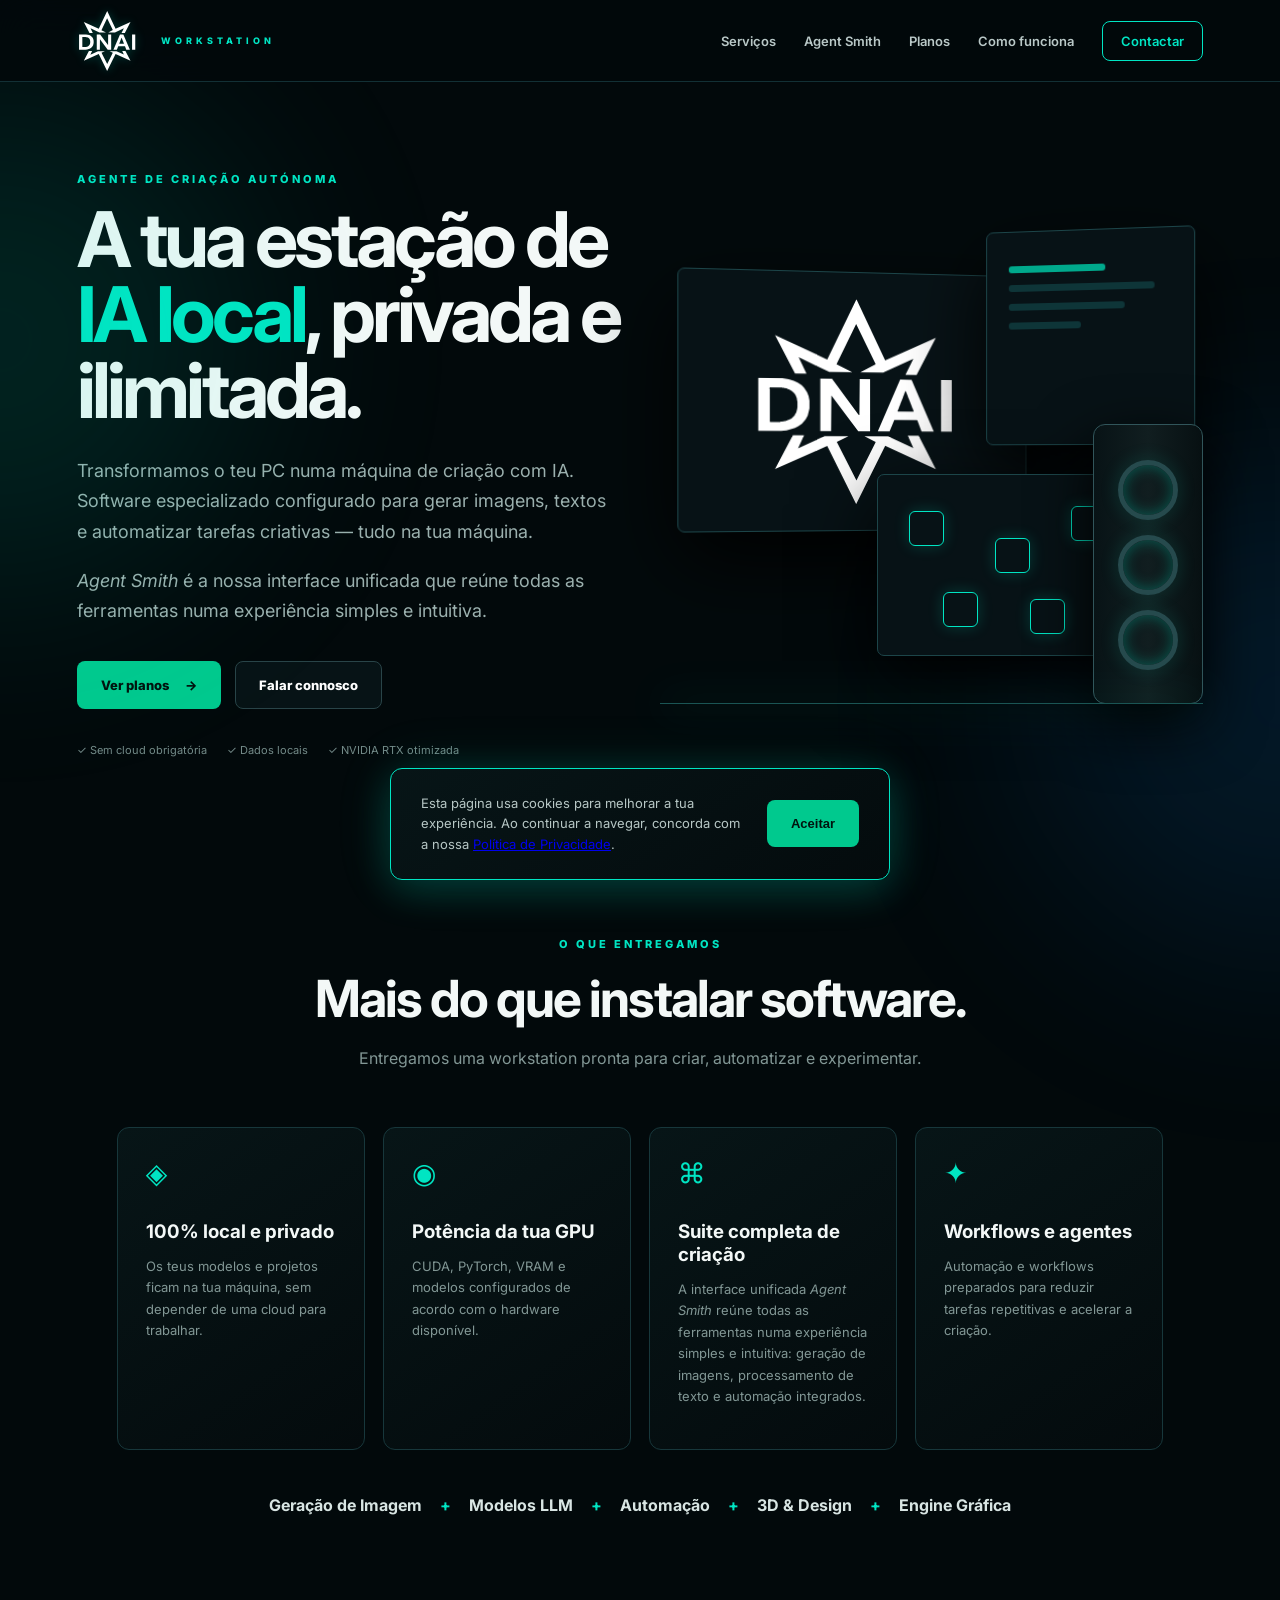
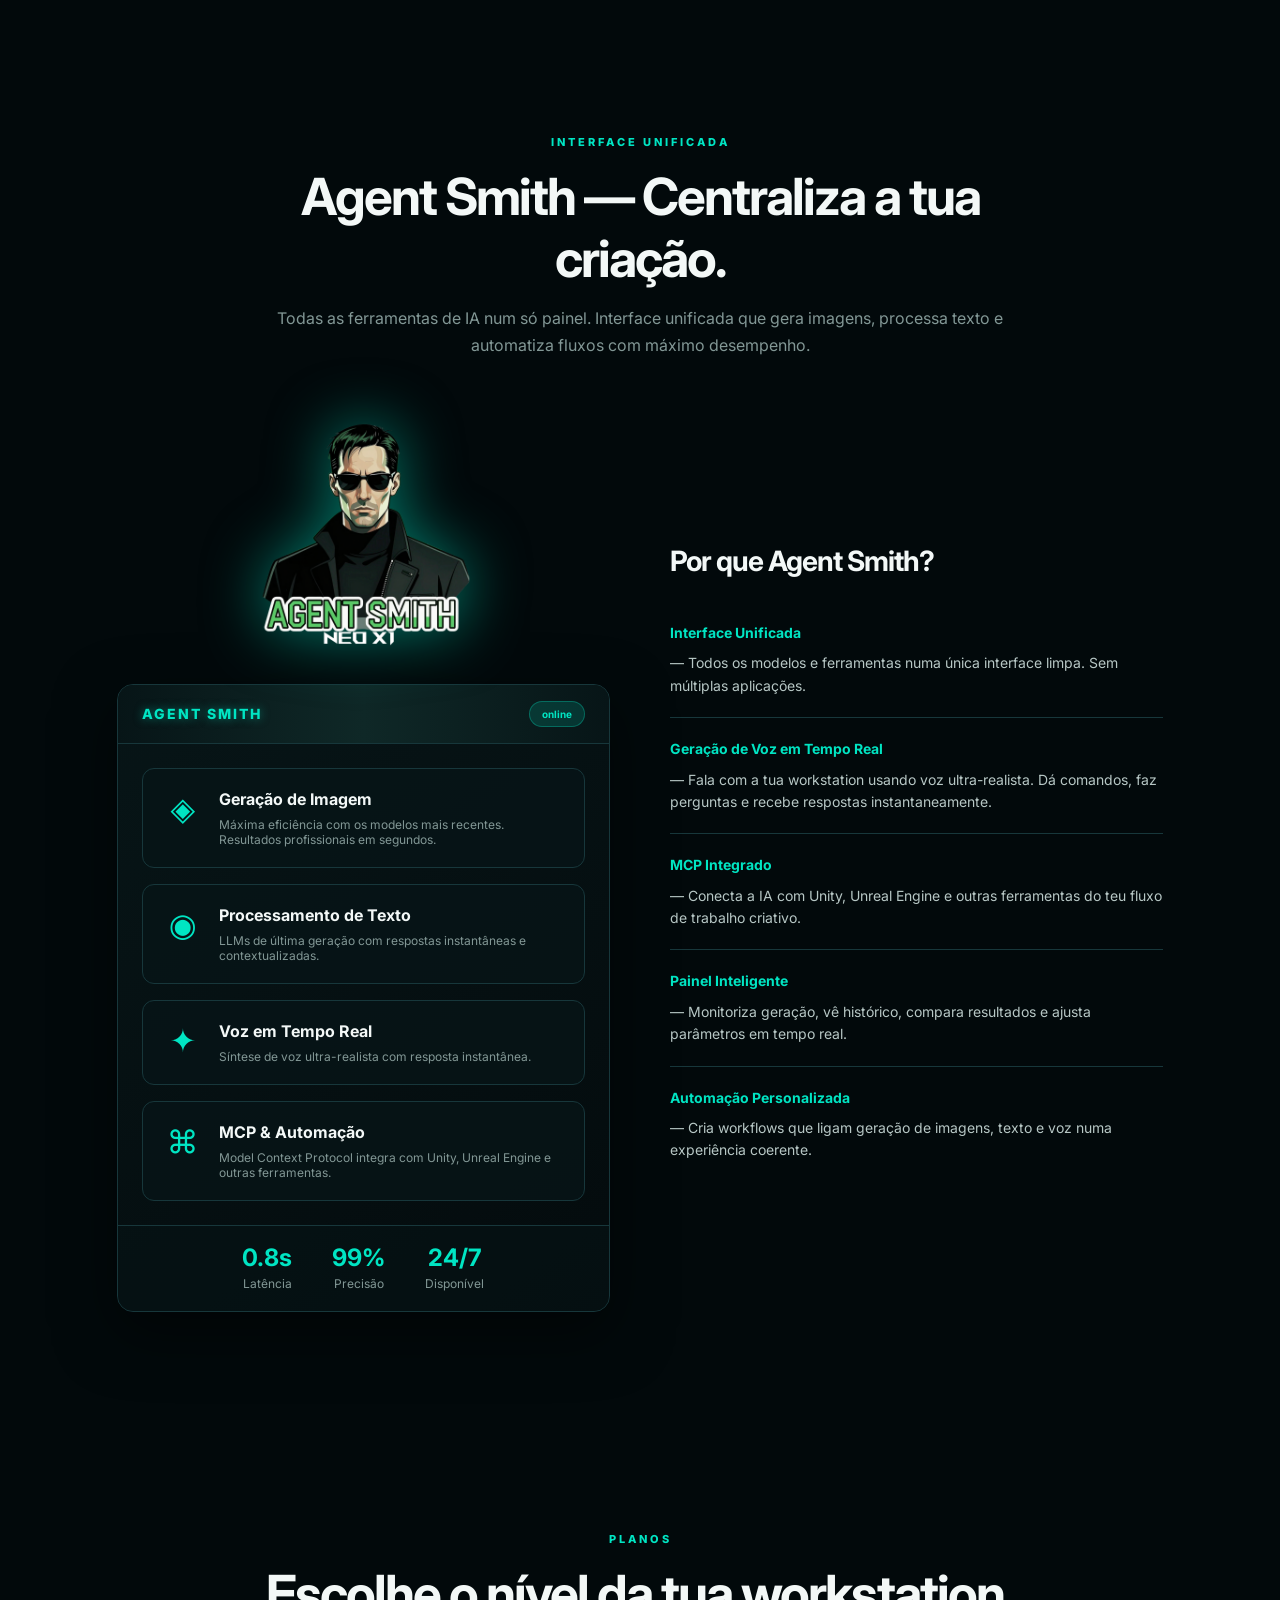
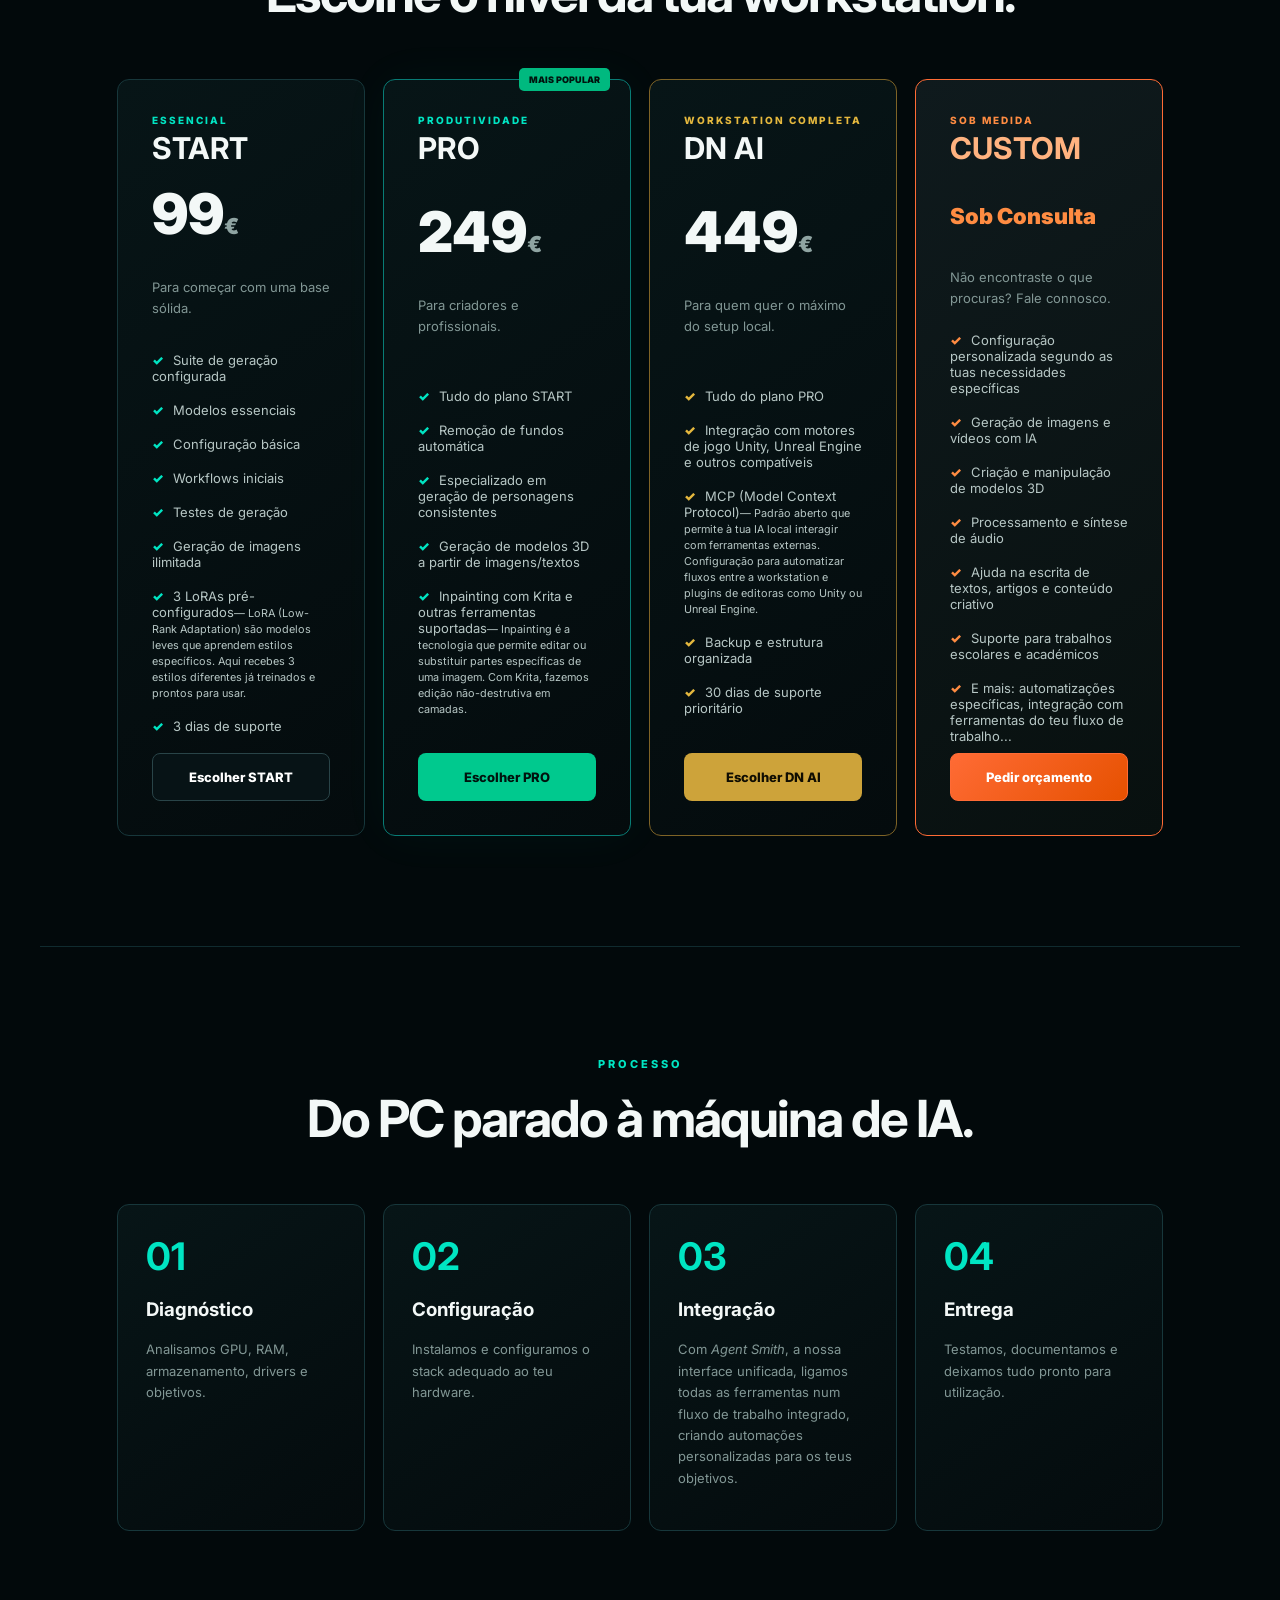
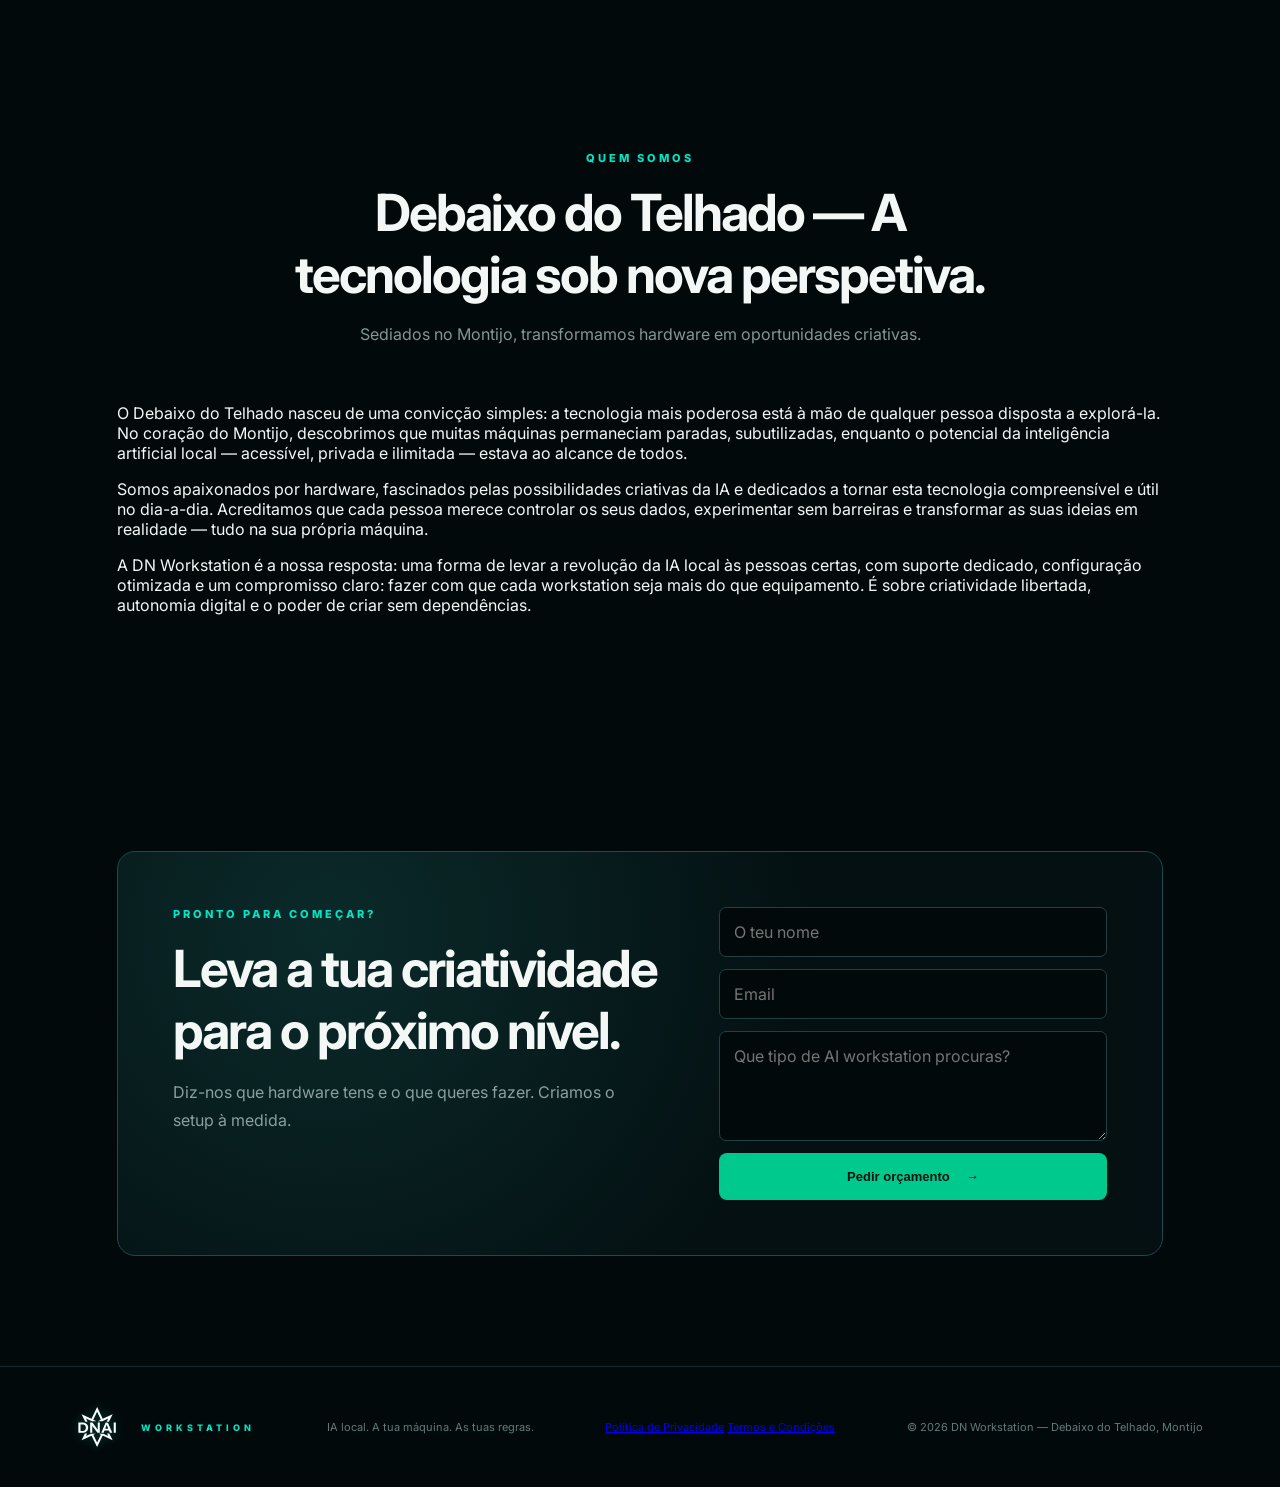
<file: index.html>
<!doctype html>
<html lang="pt-PT">

<head>
    <meta charset="utf-8">
    <meta name="viewport" content="width=device-width,initial-scale=1">
    <title>DN AI Workstation — IA Local, Privada e Ilimitada</title>
<meta name="description"
        content="Configuração profissional de estações de IA local. Ferramentas otimizadas para criação, automação e trabalho com inteligência artificial.">

    <!-- Open Graph / Social Media Preview -->
    <meta property="og:type" content="website">
    <meta property="og:url" content="https://darkharevideogames.github.io/DNAI-Landingpage/">
    <meta property="og:title" content="DN AI Workstation — IA Local, Privada e Ilimitada">
    <meta property="og:description"
        content="Configuração profissional de estações de IA local. Software especializado para gerar imagens, textos e automatizar tarefas criativas — tudo na tua máquina.">
    <meta property="og:image" content="https://darkharevideogames.github.io/DNAI-Landingpage/preview.png">
    <meta property="og:image:width" content="1200">
    <meta property="og:image:height" content="630">
    <meta property="og:site_name" content="DN AI Workstation">

    <!-- Twitter Card -->
    <meta name="twitter:card" content="summary_large_image">
    <meta name="twitter:url" content="https://darkharevideogames.github.io/DNAI-Landingpage/">
    <meta name="twitter:title" content="DN AI Workstation — IA Local, Privada e Ilimitada">
    <meta name="twitter:description"
        content="Configuração profissional de estações de IA local. Software especializado para gerar imagens, textos e automatizar tarefas criativas — tudo na tua máquina.">
    <meta name="twitter:image" content="https://darkharevideogames.github.io/DNAI-Landingpage/preview.png">
    <link rel="preconnect" href="https://fonts.googleapis.com">
    <link rel="preconnect" href="https://fonts.gstatic.com" crossorigin>
    <link href="https://fonts.googleapis.com/css2?family=Inter:wght@400;500;600;700;800;900&display=swap"
        rel="stylesheet">
    <link rel="stylesheet" href="style.css">
</head>

<body>
    <div class="glow glow-a"></div>
    <div class="glow glow-b"></div>
<header class="nav"><a class="brand" href="#top"><img src="defunctum-logo.svg" alt="Agent Smith AI Workstation"
                class="logo-img" style="width: 60px; height: 60px;" /><br><small>WORKSTATION</small></a>
        <nav><a href="#servicos">Serviços</a><a href="#agent-smith">Agent Smith</a><a href="#planos">Planos</a><a
                href="#processo">Como funciona</a><a href="#contacto" class="nav-cta">Contactar</a></nav><button class="menu">☰</button>
    </header>
    <main id="top">
        <section class="hero">
            <div class="hero-copy">
<div class="eyebrow">AGENTE DE CRIAÇÃO AUTÓNOMA</div>
                <h1>A tua estação de <em>IA local</em>, privada e ilimitada.</h1>
<p class="lead">Transformamos o teu PC numa máquina de criação com IA. Software especializado configurado para gerar imagens, textos e automatizar tarefas criativas — tudo na tua máquina.</p>
<p class="lead agent-smith"><em>Agent Smith</em> é a nossa interface unificada que reúne todas as ferramentas numa experiência simples e intuitiva.</p>
                <div class="hero-actions"><a class="btn primary" href="#planos">Ver planos <span>→</span></a><a
                        class="btn ghost" href="#contacto">Falar connosco</a></div>
                <div class="trust"><span>✓ Sem cloud obrigatória</span><span>✓ Dados locais</span><span>✓ NVIDIA RTX
                        otimizada</span></div>
            </div>
            <div class="hero-visual">
<div class="monitor m1">
<div class="screen-art"><img src="defunctum-logo.svg" alt="Defunctum Logo" style="width: 380px; height: auto; position: absolute; left: 50%; top: 50%; transform: translate(-50%, -50%);"></div>
                </div>
                <div class="monitor m2">
                    <div class="ui-lines"><i></i><i></i><i></i><i></i></div>
                </div>
                <div class="monitor m3">
                    <div class="node-map"><b></b><b></b><b></b><b></b><b></b></div>
                </div>
                <div class="pc">
                    <div class="fan f1"></div>
                    <div class="fan f2"></div>
                    <div class="fan f3"></div>
                </div>
                <div class="floor"></div>
            </div>
        </section>
        <section class="features section" id="servicos">
            <div class="section-head">
                <div class="eyebrow">O QUE ENTREGAMOS</div>
                <h2>Mais do que instalar software.</h2>
                <p>Entregamos uma workstation pronta para criar, automatizar e experimentar.</p>
            </div>
            <div class="feature-grid">
                <article>
                    <div class="icon">◈</div>
                    <h3>100% local e privado</h3>
                    <p>Os teus modelos e projetos ficam na tua máquina, sem depender de uma cloud para trabalhar.</p>
                </article>
                <article>
                    <div class="icon">◉</div>
                    <h3>Potência da tua GPU</h3>
                    <p>CUDA, PyTorch, VRAM e modelos configurados de acordo com o hardware disponível.</p>
                </article>
<article>
                    <div class="icon">⌘</div>
                    <h3>Suite completa de criação</h3>
                    <p>A interface unificada <em>Agent Smith</em> reúne todas as ferramentas numa experiência simples e intuitiva: geração de imagens, processamento de texto e automação integrados.</p>
                </article>
                <article>
                    <div class="icon">✦</div>
                    <h3>Workflows e agentes</h3>
                    <p>Automação e workflows preparados para reduzir tarefas repetitivas e acelerar a criação.</p>
                </article>
            </div>
<div class="stack">
                <span>Geração de Imagem</span><b>+</b><span>Modelos LLM</span><b>+</b><span>Automação</span><b>+</b><span>3D & Design</span><b>+</b><span>Engine Gráfica</span></div>
        </section>
        <section class="agent-smith-showcase section" id="agent-smith">
<div class="section-head">
                <div class="eyebrow">INTERFACE UNIFICADA</div>
                <h2>Agent Smith — Centraliza a tua criação.</h2>
                <p>Todas as ferramentas de IA num só painel. Interface unificada que gera imagens, processa texto e automatiza fluxos com máximo desempenho.</p>
            </div>
            <div class="agent-showcase-grid">
                <div class="agent-mockup">
                    <img src="logoasneox1.png" alt="Agent Smith Interface" class="agent-logo">
                    <div class="agent-interface">
                        <div class="interface-header">
                            <span class="interface-title">AGENT SMITH</span>
                            <span class="status-badge">online</span>
                        </div>
                        <div class="interface-body">
                            <div class="interface-sections">
                                <div class="interface-panel">
                                    <div class="panel-icon">◈</div>
                                    <div class="panel-content">
                                        <h4>Geração de Imagem</h4>
                                        <p>Máxima eficiência com os modelos mais recentes. Resultados profissionais em segundos.</p>
                                    </div>
                                </div>
                                <div class="interface-panel">
                                    <div class="panel-icon">◉</div>
                                    <div class="panel-content">
                                        <h4>Processamento de Texto</h4>
                                        <p>LLMs de última geração com respostas instantâneas e contextualizadas.</p>
                                    </div>
                                </div>
                                <div class="interface-panel">
                                    <div class="panel-icon">✦</div>
                                    <div class="panel-content">
                                        <h4>Voz em Tempo Real</h4>
                                        <p>Síntese de voz ultra-realista com resposta instantânea.</p>
                                    </div>
                                </div>
                                <div class="interface-panel">
                                    <div class="panel-icon">⌘</div>
                                    <div class="panel-content">
                                        <h4>MCP & Automação</h4>
                                        <p>Model Context Protocol integra com Unity, Unreal Engine e outras ferramentas.</p>
                                    </div>
                                </div>
                            </div>
                        </div>
                        <div class="interface-footer">
                            <div class="footer-stats">
                                <span><b>0.8s</b> Latência</span>
                                <span><b>99%</b> Precisão</span>
                                <span><b>24/7</b> Disponível</span>
                            </div>
                        </div>
                    </div>
                </div>
                <div class="agent-benefits">
                    <h3>Por que Agent Smith?</h3>
                    <ul class="benefit-list">
                        <li><strong>Interface Unificada</strong> — Todos os modelos e ferramentas numa única interface limpa. Sem múltiplas aplicações.</li>
                        <li><strong>Geração de Voz em Tempo Real</strong> — Fala com a tua workstation usando voz ultra-realista. Dá comandos, faz perguntas e recebe respostas instantaneamente.</li>
                        <li><strong>MCP Integrado</strong> — Conecta a IA com Unity, Unreal Engine e outras ferramentas do teu fluxo de trabalho criativo.</li>
                        <li><strong>Painel Inteligente</strong> — Monitoriza geração, vê histórico, compara resultados e ajusta parâmetros em tempo real.</li>
                        <li><strong>Automação Personalizada</strong> — Cria workflows que ligam geração de imagens, texto e voz numa experiência coerente.</li>
                    </ul>
                </div>
            </div>
        </section>
        <section class="plans section" id="planos">
            <div class="section-head">
                <div class="eyebrow">PLANOS</div>
                <h2>Escolhe o nível da tua workstation.</h2>
            </div>
            <div class="plan-grid custom-grid">
                <article class="plan">
                    <div class="plan-tag">ESSENCIAL</div>
                    <h3>START</h3>
                    <div class="price">99<span>€</span></div>
                    <p>Para começar com uma base sólida.</p>
                    <ul>
                        <li>Suite de geração configurada</li>
                        <li>Modelos essenciais</li>
                        <li>Configuração básica</li>
                        <li>Workflows iniciais</li>
                        <li>Testes de geração</li>
                        <li>Geração de imagens ilimitada</li>
                        <li>3 LoRAs pré-configurados<small>— LoRA (Low-Rank Adaptation) são modelos leves que aprendem estilos específicos. Aqui recebes 3 estilos diferentes já treinados e prontos para usar.</small></li>
                        <li>3 dias de suporte</li>
                    </ul><a href="#contacto" class="btn ghost full">Escolher START</a>
                </article>
                <article class="plan popular">
                    <div class="popular-badge">MAIS POPULAR</div>
                    <div class="plan-tag">PRODUTIVIDADE</div>
                    <h3>PRO</h3>
                    <div class="price">249<span>€</span></div>
                    <p>Para criadores e profissionais.</p>
                    <ul>
                        <li>Tudo do plano START</li>
                        <li>Remoção de fundos automática</li>
                        <li>Especializado em geração de personagens consistentes</li>
                        <li>Geração de modelos 3D a partir de imagens/textos</li>
                        <li>Inpainting com Krita e outras ferramentas suportadas<small>— Inpainting é a tecnologia que permite editar ou substituir partes específicas de uma imagem. Com Krita, fazemos edição não-destrutiva em camadas.</small></li>
                    </ul><a href="#contacto" class="btn primary full">Escolher PRO</a>
                </article>
                <article class="plan ultimate">
                    <div class="plan-tag">WORKSTATION COMPLETA</div>
                    <h3>DN AI</h3>
                    <div class="price">449<span>€</span></div>
                    <p>Para quem quer o máximo do setup local.</p>
                    <ul>
                        <li>Tudo do plano PRO</li>
                        <li>Integração com motores de jogo Unity, Unreal Engine e outros compatíveis</li>
                        <li>MCP (Model Context Protocol)<small>— Padrão aberto que permite à tua IA local interagir com ferramentas externas. Configuração para automatizar fluxos entre a workstation e plugins de editoras como Unity ou Unreal Engine.</small></li>
                        <li>Backup e estrutura organizada</li>
                        <li>30 dias de suporte prioritário</li>
                    </ul><a href="#contacto" class="btn gold full">Escolher DN AI</a>
                </article>
                <article class="plan custom plan-custom-grid">
                    <div class="plan-tag">SOB MEDIDA</div>
                    <h3>CUSTOM</h3>
                    <div class="price"><span>Sob Consulta</span></div>
                    <p>Não encontraste o que procuras? Fale connosco.</p>
                    <ul>
                        <li>Configuração personalizada segundo as tuas necessidades específicas</li>
                        <li>Geração de imagens e vídeos com IA</li>
                        <li>Criação e manipulação de modelos 3D</li>
                        <li>Processamento e síntese de áudio</li>
                        <li>Ajuda na escrita de textos, artigos e conteúdo criativo</li>
                        <li>Suporte para trabalhos escolares e académicos</li>
                        <li>E mais: automatizações específicas, integração com ferramentas do teu fluxo de trabalho...</li>
                    </ul><a href="#contacto" class="btn primary full">Pedir orçamento</a>
                </article>
            </div>
        </section>
        <section class="process section" id="processo">
            <div class="section-head">
                <div class="eyebrow">PROCESSO</div>
                <h2>Do PC parado à máquina de IA.</h2>
            </div>
            <div class="steps">
                <div><b>01</b>
                    <h3>Diagnóstico</h3>
                    <p>Analisamos GPU, RAM, armazenamento, drivers e objetivos.</p>
                </div>
                <div><b>02</b>
                    <h3>Configuração</h3>
                    <p>Instalamos e configuramos o stack adequado ao teu hardware.</p>
                </div>
                <div><b>03</b>
                    <h3>Integração</h3>
<p>Com <em>Agent Smith</em>, a nossa interface unificada, ligamos todas as ferramentas num fluxo de trabalho integrado, criando automações personalizadas para os teus objetivos.</p>
                </div>
                <div><b>04</b>
                    <h3>Entrega</h3>
                    <p>Testamos, documentamos e deixamos tudo pronto para utilização.</p>
                </div>
            </div>
        </section>
        <section class="about section" id="quem-somos">
            <div class="section-head">
                <div class="eyebrow">QUEM SOMOS</div>
                <h2>Debaixo do Telhado — A tecnologia sob nova perspetiva.</h2>
                <p>Sediados no Montijo, transformamos hardware em oportunidades criativas.</p>
            </div>
            <div class="about-content">
                <div class="about-text">
                    <p>O Debaixo do Telhado nasceu de uma convicção simples: a tecnologia mais poderosa está à mão de qualquer pessoa disposta a explorá-la. No coração do Montijo, descobrimos que muitas máquinas permaneciam paradas, subutilizadas, enquanto o potencial da inteligência artificial local — acessível, privada e ilimitada — estava ao alcance de todos.</p>
                    <p>Somos apaixonados por hardware, fascinados pelas possibilidades criativas da IA e dedicados a tornar esta tecnologia compreensível e útil no dia-a-dia. Acreditamos que cada pessoa merece controlar os seus dados, experimentar sem barreiras e transformar as suas ideias em realidade — tudo na sua própria máquina.</p>
                    <p>A DN Workstation é a nossa resposta: uma forma de levar a revolução da IA local às pessoas certas, com suporte dedicado, configuração otimizada e um compromisso claro: fazer com que cada workstation seja mais do que equipamento. É sobre criatividade libertada, autonomia digital e o poder de criar sem dependências.</p>
                </div>
            </div>
        </section>
        <section class="contact section" id="contacto">
            <div class="contact-card">
                <div>
                    <div class="eyebrow">PRONTO PARA COMEÇAR?</div>
                    <h2>Leva a tua criatividade para o próximo nível.</h2>
                    <p>Diz-nos que hardware tens e o que queres fazer. Criamos o setup à medida.</p>
                </div>
                <div class="contact">
                    <!-- Formulário Corrigido -->
                    <form action="https://formspree.io/f/mbgrzojb" method="POST" id="contactForm">
                        <input required type="text" name="name" placeholder="O teu nome">
                        <input required type="email" name="email" placeholder="Email">
                        <textarea required name="message" rows="4" placeholder="Que tipo de AI workstation procuras?"></textarea>
                        <button class="btn primary" type="submit">Pedir orçamento <span>→</span></button>
                    </form>
                    <!-- Fim Formulário -->
                </div>
            </div>
        </section>
    </main>
<footer>
        <div class="brand"><img src="defunctum-logo.svg" alt="Agent Smith AI Workstation" class="logo-img" style="width: 40px; height: 40px;" /><br><small>WORKSTATION</small>
        </div>
        <p>IA local. A tua máquina. As tuas regras.</p>
        <nav class="footer-links">
            <a href="privacidade.html">Política de Privacidade</a>
            <a href="termos.html">Termos e Condições</a>
        </nav>
        <span>© 2026 DN Workstation — Debaixo do Telhado, Montijo</span>
    </footer>

<!-- Cookie Consent Banner -->
<div class="cookie-banner" id="cookieBanner">
    <div class="cookie-content">
        <p>Esta página usa cookies para melhorar a tua experiência. Ao continuar a navegar, concorda com a nossa <a href="privacidade.html#cookies">Política de Privacidade</a>.</p>
        <button class="btn primary accept-cookies" onclick="acceptCookies()">Aceitar</button>
    </div>
</div>

<script src="script.js"></script>
</body>
</html>
</file>
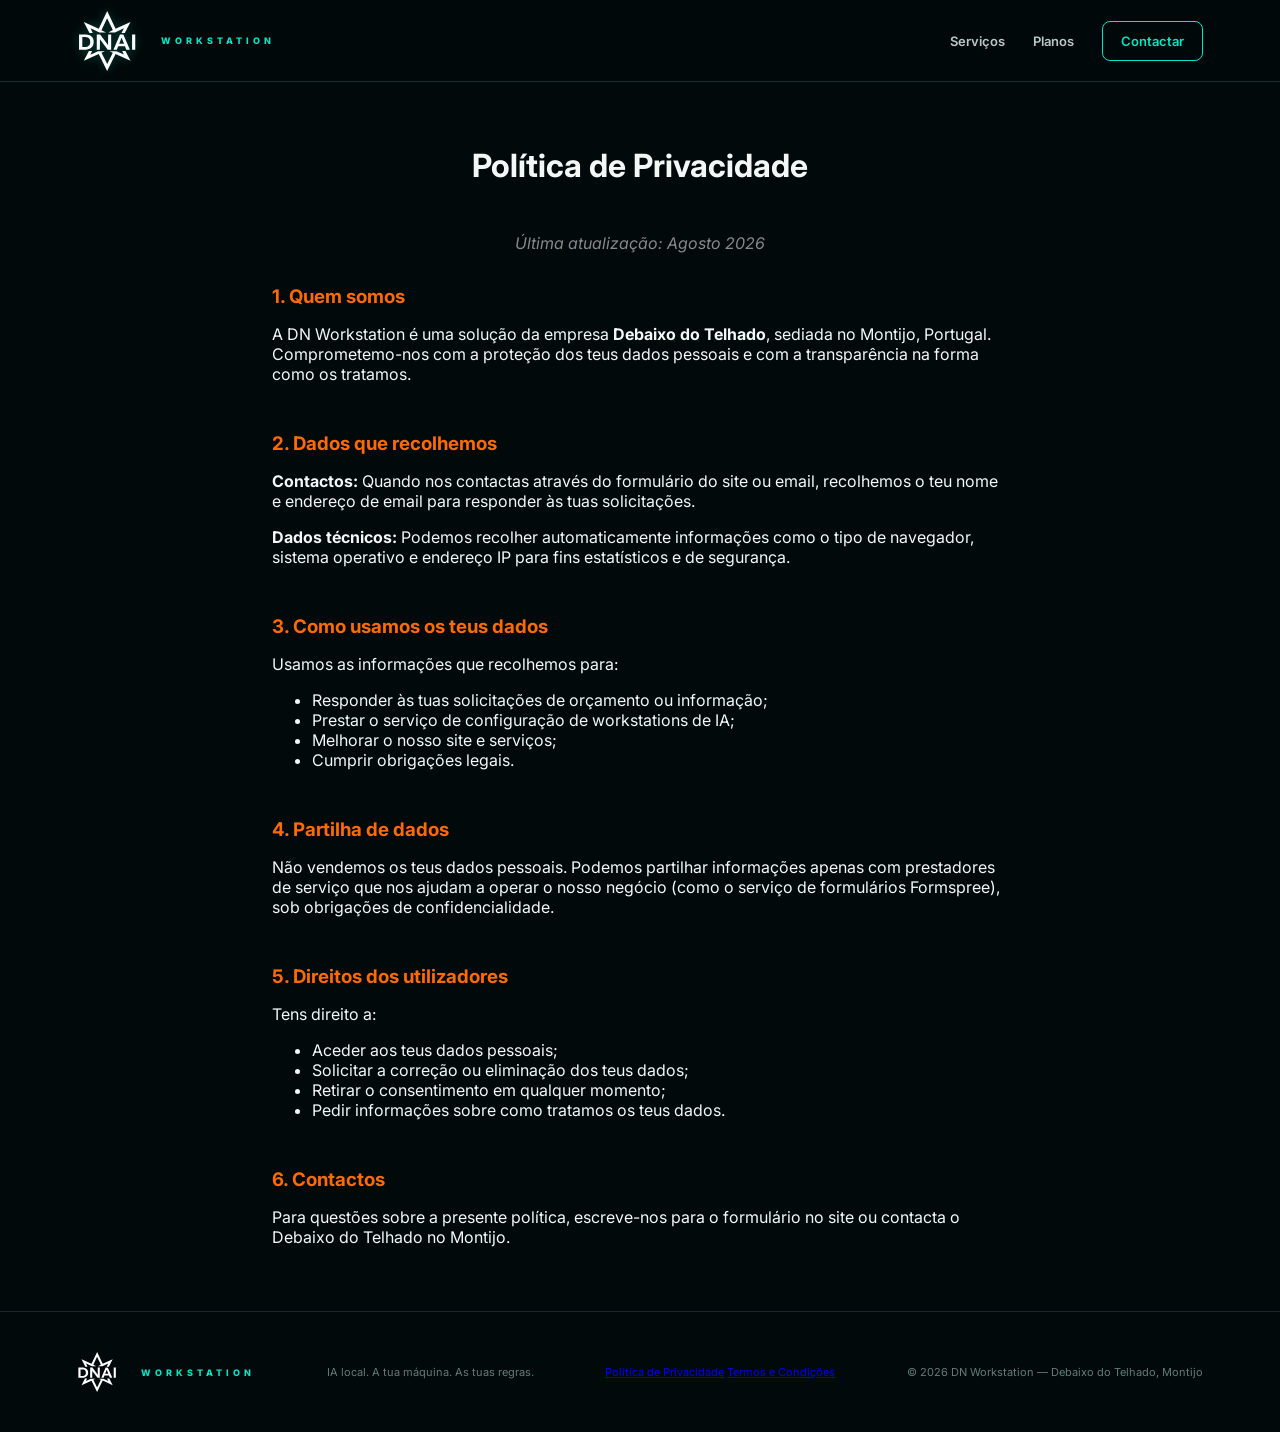
<file: privacidade.html>
<!doctype html>
<html lang="pt-PT">
<head>
    <meta charset="utf-8">
    <meta name="viewport" content="width=device-width,initial-scale=1">
    <title>Política de Privacidade — DN Workstation</title>
    <link rel="preconnect" href="https://fonts.googleapis.com">
    <link rel="preconnect" href="https://fonts.gstatic.com" crossorigin>
    <link href="https://fonts.googleapis.com/css2?family=Inter:wght@400;500;600;700;800;900&display=swap" rel="stylesheet">
    <link rel="stylesheet" href="style.css">
    <style>
        .page-content { max-width: 800px; margin: 4rem auto; padding: 0 2rem; }
        h1 { text-align: center; margin-bottom: 3rem; }
        .legal-section { margin-bottom: 3rem; }
        .legal-section h3 { margin-bottom: 1rem; color: #ff6b00; }
        .last-updated { text-align: center; font-style: italic; color: #888; margin-bottom: 2rem; }
    </style>
</head>
<body>
    <header class="nav"><a class="brand" href="#top"><img src="defunctum-logo.svg" alt="DN Workstation" class="logo-img" style="width: 60px; height: 60px;" /><br><small>WORKSTATION</small></a>
        <nav><a href="#servicos">Serviços</a><a href="#planos">Planos</a><a href="#contacto" class="nav-cta">Contactar</a></nav><button class="menu">☰</button>
    </header>
    
    <main class="page-content">
        <h1>Política de Privacidade</h1>
        <p class="last-updated">Última atualização: Agosto 2026</p>
        
        <div class="legal-section">
            <h3>1. Quem somos</h3>
            <p>A DN Workstation é uma solução da empresa <strong>Debaixo do Telhado</strong>, sediada no Montijo, Portugal. Comprometemo-nos com a proteção dos teus dados pessoais e com a transparência na forma como os tratamos.</p>
        </div>

        <div class="legal-section">
            <h3>2. Dados que recolhemos</h3>
            <p><strong>Contactos:</strong> Quando nos contactas através do formulário do site ou email, recolhemos o teu nome e endereço de email para responder às tuas solicitações.</p>
            <p><strong>Dados técnicos:</strong> Podemos recolher automaticamente informações como o tipo de navegador, sistema operativo e endereço IP para fins estatísticos e de segurança.</p>
        </div>

        <div class="legal-section">
            <h3>3. Como usamos os teus dados</h3>
            <p>Usamos as informações que recolhemos para:</p>
            <ul>
                <li>Responder às tuas solicitações de orçamento ou informação;</li>
                <li>Prestar o serviço de configuração de workstations de IA;</li>
                <li>Melhorar o nosso site e serviços;</li>
                <li>Cumprir obrigações legais.</li>
            </ul>
        </div>

        <div class="legal-section">
            <h3>4. Partilha de dados</h3>
            <p>Não vendemos os teus dados pessoais. Podemos partilhar informações apenas com prestadores de serviço que nos ajudam a operar o nosso negócio (como o serviço de formulários Formspree), sob obrigações de confidencialidade.</p>
        </div>

        <div class="legal-section">
            <h3>5. Direitos dos utilizadores</h3>
            <p>Tens direito a:</p>
            <ul>
                <li>Aceder aos teus dados pessoais;</li>
                <li>Solicitar a correção ou eliminação dos teus dados;</li>
                <li>Retirar o consentimento em qualquer momento;</li>
                <li>Pedir informações sobre como tratamos os teus dados.</li>
            </ul>
        </div>

        <div class="legal-section">
            <h3>6. Contactos</h3>
            <p>Para questões sobre a presente política, escreve-nos para o formulário no site ou contacta o Debaixo do Telhado no Montijo.</p>
        </div>
    </main>

    <footer>
        <div class="brand"><img src="defunctum-logo.svg" alt="DN Workstation" style="width: 40px; height: 40px;" /><br><small>WORKSTATION</small></div>
        <p>IA local. A tua máquina. As tuas regras.</p>
        <nav class="footer-links">
            <a href="privacidade.html">Política de Privacidade</a>
            <a href="termos.html">Termos e Condições</a>
        </nav>
        <span>© 2026 DN Workstation — Debaixo do Telhado, Montijo</span>
    </footer>
</body>
</html>
</file>
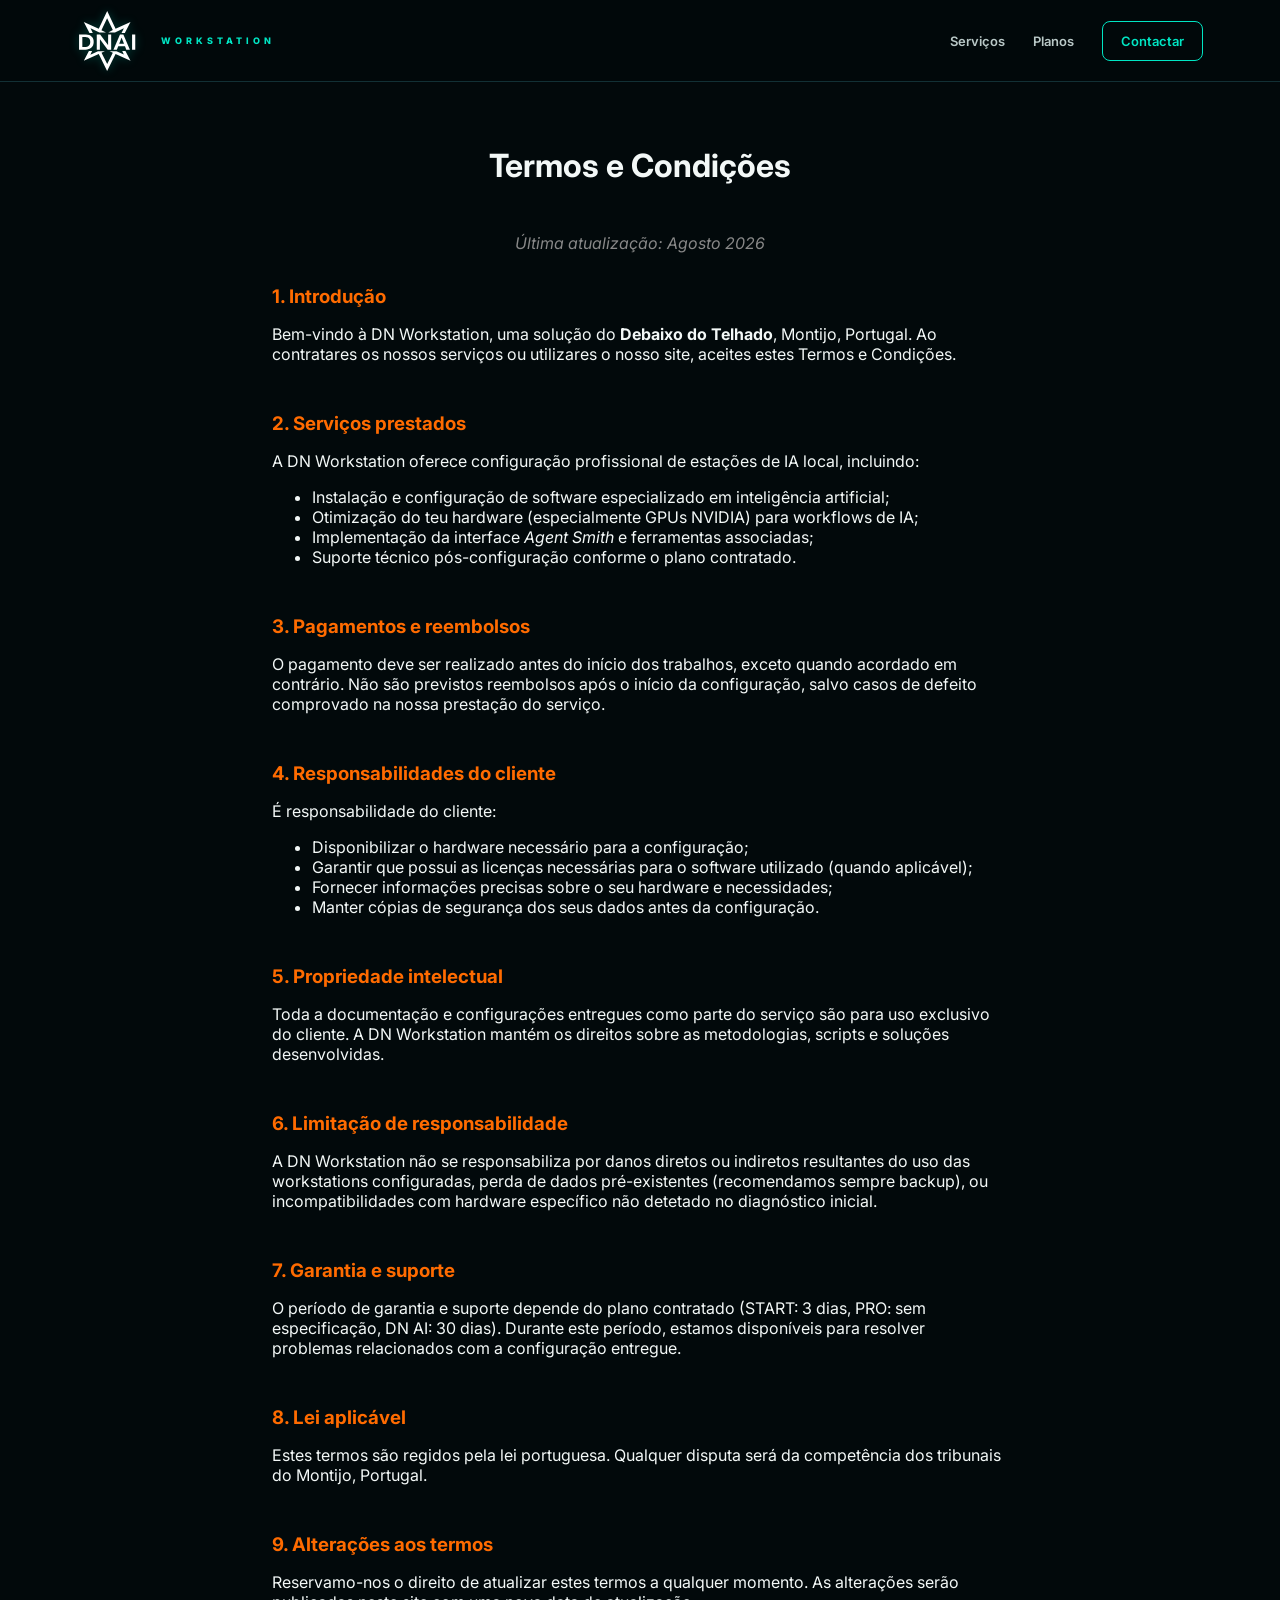
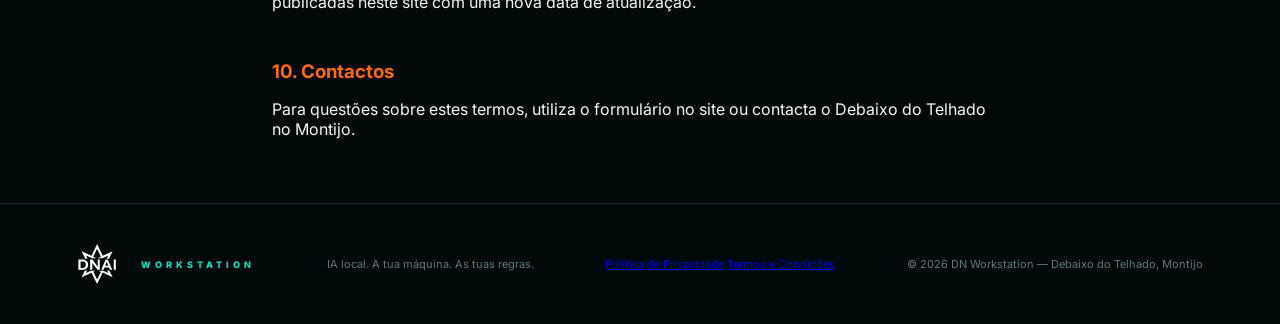
<file: termos.html>
<!doctype html>
<html lang="pt-PT">
<head>
    <meta charset="utf-8">
    <meta name="viewport" content="width=device-width,initial-scale=1">
    <title>Termos e Condições — DN Workstation</title>
    <link rel="preconnect" href="https://fonts.googleapis.com">
    <link rel="preconnect" href="https://fonts.gstatic.com" crossorigin>
    <link href="https://fonts.googleapis.com/css2?family=Inter:wght@400;500;600;700;800;900&display=swap" rel="stylesheet">
    <link rel="stylesheet" href="style.css">
    <style>
        .page-content { max-width: 800px; margin: 4rem auto; padding: 0 2rem; }
        h1 { text-align: center; margin-bottom: 3rem; }
        .legal-section { margin-bottom: 3rem; }
        .legal-section h3 { margin-bottom: 1rem; color: #ff6b00; }
        .last-updated { text-align: center; font-style: italic; color: #888; margin-bottom: 2rem; }
    </style>
</head>
<body>
    <header class="nav"><a class="brand" href="#top"><img src="defunctum-logo.svg" alt="DN Workstation" class="logo-img" style="width: 60px; height: 60px;" /><br><small>WORKSTATION</small></a>
        <nav><a href="#servicos">Serviços</a><a href="#planos">Planos</a><a href="#contacto" class="nav-cta">Contactar</a></nav><button class="menu">☰</button>
    </header>

    <main class="page-content">
        <h1>Termos e Condições</h1>
        <p class="last-updated">Última atualização: Agosto 2026</p>

        <div class="legal-section">
            <h3>1. Introdução</h3>
            <p>Bem-vindo à DN Workstation, uma solução do <strong>Debaixo do Telhado</strong>, Montijo, Portugal. Ao contratares os nossos serviços ou utilizares o nosso site, aceites estes Termos e Condições.</p>
        </div>

        <div class="legal-section">
            <h3>2. Serviços prestados</h3>
            <p>A DN Workstation oferece configuração profissional de estações de IA local, incluindo:</p>
            <ul>
                <li>Instalação e configuração de software especializado em inteligência artificial;</li>
                <li>Otimização do teu hardware (especialmente GPUs NVIDIA) para workflows de IA;</li>
                <li>Implementação da interface <em>Agent Smith</em> e ferramentas associadas;</li>
                <li>Suporte técnico pós-configuração conforme o plano contratado.</li>
            </ul>
        </div>

        <div class="legal-section">
            <h3>3. Pagamentos e reembolsos</h3>
            <p>O pagamento deve ser realizado antes do início dos trabalhos, exceto quando acordado em contrário. Não são previstos reembolsos após o início da configuração, salvo casos de defeito comprovado na nossa prestação do serviço.</p>
        </div>

        <div class="legal-section">
            <h3>4. Responsabilidades do cliente</h3>
            <p>É responsabilidade do cliente:</p>
            <ul>
                <li>Disponibilizar o hardware necessário para a configuração;</li>
                <li>Garantir que possui as licenças necessárias para o software utilizado (quando aplicável);</li>
                <li>Fornecer informações precisas sobre o seu hardware e necessidades;</li>
                <li>Manter cópias de segurança dos seus dados antes da configuração.</li>
            </ul>
        </div>

        <div class="legal-section">
            <h3>5. Propriedade intelectual</h3>
            <p>Toda a documentação e configurações entregues como parte do serviço são para uso exclusivo do cliente. A DN Workstation mantém os direitos sobre as metodologias, scripts e soluções desenvolvidas.</p>
        </div>

        <div class="legal-section">
            <h3>6. Limitação de responsabilidade</h3>
            <p>A DN Workstation não se responsabiliza por danos diretos ou indiretos resultantes do uso das workstations configuradas, perda de dados pré-existentes (recomendamos sempre backup), ou incompatibilidades com hardware específico não detetado no diagnóstico inicial.</p>
        </div>

        <div class="legal-section">
            <h3>7. Garantia e suporte</h3>
            <p>O período de garantia e suporte depende do plano contratado (START: 3 dias, PRO: sem especificação, DN AI: 30 dias). Durante este período, estamos disponíveis para resolver problemas relacionados com a configuração entregue.</p>
        </div>

        <div class="legal-section">
            <h3>8. Lei aplicável</h3>
            <p>Estes termos são regidos pela lei portuguesa. Qualquer disputa será da competência dos tribunais do Montijo, Portugal.</p>
        </div>

        <div class="legal-section">
            <h3>9. Alterações aos termos</h3>
            <p>Reservamo-nos o direito de atualizar estes termos a qualquer momento. As alterações serão publicadas neste site com uma nova data de atualização.</p>
        </div>

        <div class="legal-section">
            <h3>10. Contactos</h3>
            <p>Para questões sobre estes termos, utiliza o formulário no site ou contacta o Debaixo do Telhado no Montijo.</p>
        </div>
    </main>

    <footer>
        <div class="brand"><img src="defunctum-logo.svg" alt="DN Workstation" style="width: 40px; height: 40px;" /><br><small>WORKSTATION</small></div>
        <p>IA local. A tua máquina. As tuas regras.</p>
        <nav class="footer-links">
            <a href="privacidade.html">Política de Privacidade</a>
            <a href="termos.html">Termos e Condições</a>
        </nav>
        <span>© 2026 DN Workstation — Debaixo do Telhado, Montijo</span>
    </footer>
</body>
</html>
</file>
<file: style.css>
* {
    box-sizing: border-box
}

html {
    scroll-behavior: smooth
}

body {
    margin: 0;
    background: #02090b;
    color: #f3f8f7;
    font-family: Inter, system-ui, sans-serif;
    overflow-x: hidden
}

.glow {
    position: fixed;
    width: 500px;
    height: 500px;
    border-radius: 50%;
    filter: blur(120px);
    opacity: .12;
    pointer-events: none
}

.glow-a {
    background: #00e5c3;
    top: 10%;
    left: -250px
}

.glow-b {
    background: #168cff;
    right: -250px;
    top: 50%
}

.nav {
    height: 82px;
    padding: 0 6vw;
    display: flex;
    align-items: center;
    justify-content: space-between;
    border-bottom: 1px solid #123035;
    background: rgba(2, 9, 11, .86);
    backdrop-filter: blur(18px);
    position: sticky;
    top: 0;
    z-index: 10
}

.brand { display: flex; align-items: center; gap: 12px; text-decoration: none; color: white }

.brand span {
    font-size: 34px;
    font-weight: 900;
    letter-spacing: -4px;
    color: #00e5c3;
    grid-row: span 2
}

.brand b {
    font-size: 18px
}

.brand small {
    font-size: 9px;
    letter-spacing: 4px;
    color: #00e5c3;
    font-weight: 800
}

.nav nav {
    display: flex;
    gap: 28px;
    align-items: center
}

.nav a {
    color: #b9c8c7;
    text-decoration: none;
    font-size: 13px;
    font-weight: 600
}

.nav a:hover {
    color: #00e5c3
}

.nav .nav-cta {
    border: 1px solid #00e5c3;
    border-radius: 8px;
    padding: 11px 18px;
    color: #00e5c3
}

.menu {
    display: none;
    background: none;
    border: 0;
    color: white;
    font-size: 25px
}

.hero {
    min-height: 700px;
    padding: 90px 6vw 70px;
    display: grid;
    grid-template-columns: 1fr 1fr;
    gap: 40px;
    align-items: center;
    max-width: 1500px;
    margin: auto
}

.eyebrow {
    font-size: 11px;
    letter-spacing: 3px;
    color: #00e5c3;
    font-weight: 800;
    margin-bottom: 16px
}

.hero h1 {
    font-size: clamp(48px, 6vw, 84px);
    line-height: .98;
    letter-spacing: -4px;
    max-width: 700px;
    margin: 0 0 28px
}

.hero h1 em {
    font-style: normal;
    color: #00e5c3
}

.lead {
    font-size: 18px;
    line-height: 1.7;
    color: #9bb0ae;
    max-width: 620px
}

.hero-actions {
    display: flex;
    gap: 14px;
    margin: 34px 0
}

.btn {
    display: inline-flex;
    align-items: center;
    justify-content: center;
    gap: 16px;
    border-radius: 8px;
    padding: 15px 23px;
    text-decoration: none;
    font-weight: 800;
    font-size: 13px;
    border: 1px solid transparent;
    cursor: pointer
}

.btn.primary {
    background: #00c98e;
    color: #00130e
}

.btn.ghost {
    border-color: #294448;
    color: white;
    background: #071316
}

.btn.gold {
    background: #cda33a;
    color: #100d02
}

.full {
    width: 100%;
    margin-top: 20px
}

.trust {
    display: flex;
    flex-wrap: wrap;
    gap: 20px;
    color: #748b89;
    font-size: 11px
}

.hero-visual {
    height: 480px;
    position: relative;
    perspective: 900px
}

.monitor {
    position: absolute;
    background: #071216;
    border: 1px solid #1c4549;
    border-radius: 7px;
    box-shadow: 0 30px 80px #000;
    overflow: hidden
}

.m1 {
    width: 64%;
    height: 54%;
    left: 4%;
    top: 10%;
    transform: rotateY(7deg)
}

.m2 {
    width: 38%;
    height: 45%;
    right: 2%;
    top: 1%;
    transform: rotateY(-8deg)
}

.m3 {
    width: 48%;
    height: 38%;
    right: 12%;
    bottom: 10%
}

.screen-art {
    height: 100%;
    display: flex;
    align-items: center;
    justify-content: center;
    position: relative
}

.screen-art img {
    max-width: 80%;
    max-height: 80%;
    object-fit: contain;
}

.ui-lines {
    padding: 22px
}

.ui-lines i {
    display: block;
    height: 7px;
    background: #0e3538;
    margin: 12px 0;
    border-radius: 3px
}

.ui-lines i:nth-child(1) {
    width: 60%;
    background: #00a98c
}

.ui-lines i:nth-child(2) {
    width: 90%
}

.ui-lines i:nth-child(3) {
    width: 72%
}

.ui-lines i:nth-child(4) {
    width: 45%
}

.node-map {
    height: 100%;
    position: relative
}

.node-map b {
    position: absolute;
    width: 35px;
    height: 35px;
    border: 1px solid #00e5c3;
    border-radius: 6px;
    box-shadow: 0 0 15px #00e5c333
}

.node-map b:nth-child(1) {
    left: 12%;
    top: 20%
}

.node-map b:nth-child(2) {
    left: 45%;
    top: 35%
}

.node-map b:nth-child(3) {
    right: 12%;
    top: 17%
}

.node-map b:nth-child(4) {
    left: 25%;
    bottom: 16%
}

.node-map b:nth-child(5) {
    right: 28%;
    bottom: 12%
}

.pc {
    position: absolute;
    width: 110px;
    height: 280px;
    right: 0;
    bottom: 0;
    border: 1px solid #31555a;
    border-radius: 12px;
    background: linear-gradient(90deg, #081316, #111e20, #071012);
    box-shadow: 0 20px 60px #000
}

.fan {
    width: 60px;
    height: 60px;
    border-radius: 50%;
    border: 5px solid #264a4d;
    box-shadow: inset 0 0 15px #00e5c355, 0 0 20px #00e5c322;
    position: absolute;
    left: 24px
}

.f1 {
    top: 35px
}

.f2 {
    top: 110px
}

.f3 {
    top: 185px
}

.floor {
    position: absolute;
    bottom: 0;
    left: 0;
    right: 0;
    height: 1px;
    background: #1a5554;
    box-shadow: 0 0 40px #00e5c3
}

.section {
    max-width: 1200px;
    margin: auto;
    padding: 110px 6vw
}

.section-head {
    text-align: center;
    max-width: 760px;
    margin: 0 auto 55px
}

.section-head h2 {
    font-size: clamp(32px, 4vw, 52px);
    letter-spacing: -2px;
    margin: 0 0 14px
}

.section-head p {
    color: #829795;
    line-height: 1.7
}

.feature-grid {
    display: grid;
    grid-template-columns: repeat(4, 1fr);
    gap: 18px
}

.feature-grid article,
.plan,
.steps>div {
    background: linear-gradient(145deg, #071517, #040b0d);
    border: 1px solid #17373b;
    border-radius: 12px;
    padding: 28px
}

.feature-grid article {
    min-height: 260px
}

.icon {
    font-size: 28px;
    color: #00e5c3;
    margin-bottom: 30px
}

.feature-grid h3 {
    margin: 0 0 12px
}

.feature-grid p,
.steps p,
.plan p {
    color: #829795;
    line-height: 1.65;
    font-size: 13px
}

.stack {
    display: flex;
    justify-content: center;
    align-items: center;
    gap: 18px;
    margin-top: 45px;
    color: #d8e5e3;
    font-weight: 700;
    flex-wrap: wrap
}

.stack b {
    color: #00e5c3
}

.plan-grid {
    display: grid;
    grid-template-columns: repeat(3, 1fr);
    gap: 18px;
    align-items: stretch;
}

.plan-grid.custom-grid {
    grid-template-columns: repeat(4, 1fr);
    align-items: stretch;
}


.plan-grid article.plan {
    display: flex;
    flex-direction: column;
    height: 100%;
}

.plan-grid article.plan .price,
.plan-grid article.plan ul,
.plan-grid article.plan .btn {
    margin-top: auto;
}

@media(max-width:1024px) {
    .plan-grid.custom-grid {
        grid-template-columns: repeat(3, 1fr);
    }
}

@media(max-width:768px) {
    .plan-grid.custom-grid {
        grid-template-columns: 1fr;
    }
}

.plan.custom {
    border-color: #ff6b35;
    background: linear-gradient(145deg, #0f1a1d, #08100f);
}

.plan.custom .plan-tag {
    color: #ff8c42;
}

.plan.custom h3 {
    color: #ffb380;
}

.plan.custom .price span {
    color: #ff8c42;
}

.plan.custom li:before {
    color: #ff8c42;
}

.plan.custom .btn {
    border-color: #ff6b35;
    background: linear-gradient(135deg, #ff6b35 0%, #e65100 100%);
    color: white;
}

.plan-custom-grid {
    grid-template-columns: repeat(4, 1fr) !important;
}

@media(max-width:1200px) {
    .plan-custom-grid {
        grid-template-columns: repeat(2, 1fr) !important;
    }
}

@media(max-width:768px) {
    .plan-custom-grid {
        grid-template-columns: 1fr !important;
    }
}

.plan {
    position: relative;
    padding: 34px
}

.plan h3 {
    font-size: 30px;
    margin: 4px 0
}

.plan-tag {
    font-size: 10px;
    letter-spacing: 2px;
    color: #00e5c3;
    font-weight: 800
}

.price {
    font-size: 56px;
    font-weight: 900;
    margin: 16px 0
}

.price span {
    font-size: 22px;
    color: #8fa4a2
}

.plan ul {
    padding: 0;
    margin: 28px 0 0;
    list-style: none
}

.plan li {
    padding: 9px 0;
    color: #b7c7c5;
    font-size: 13px
}

.plan li:before {
    content: "✓";
    color: #00e5c3;
    font-weight: 900;
    margin-right: 10px
}

.popular {
    border-color: #087c75;
    box-shadow: 0 0 50px #00e5c30b
}

.popular-badge {
    position: absolute;
    top: -12px;
    right: 20px;
    background: #00b97f;
    color: #00150f;
    font-size: 9px;
    font-weight: 900;
    padding: 6px 10px;
    border-radius: 5px
}

.ultimate {
    border-color: #7e6326
}

.ultimate .plan-tag,
.ultimate li:before {
    color: #e5b83e
}

.process {
    border-top: 1px solid #102b2f
}

.steps {
    display: grid;
    grid-template-columns: repeat(4, 1fr);
    gap: 18px
}

.steps b {
    font-size: 38px;
    color: #00e5c3
}

.contact-card {
    display: grid;
    grid-template-columns: 1fr .8fr;
    gap: 60px;
    padding: 55px;
    border: 1px solid #1d4a4d;
    border-radius: 18px;
    background: radial-gradient(circle at 20% 20%, #0b2a2a, #041012 55%)
}

.contact-card h2 {
    font-size: clamp(32px, 4vw, 54px);
    letter-spacing: -2px;
    margin: 0 0 18px
}

.contact-card p {
    color: #8ba09e;
    line-height: 1.7
}

.contact form {
    display: grid;
    gap: 12px
}

input,
textarea {
    width: 100%;
    background: #02090b;
    border: 1px solid #214044;
    color: white;
    border-radius: 7px;
    padding: 14px;
    font: inherit;
    outline: none
}

input:focus,
textarea:focus {
    border-color: #00e5c3
}

small#formMsg {
    color: #00e5c3
}

footer {
    border-top: 1px solid #102b2f;
    padding: 40px 6vw;
    display: flex;
    justify-content: space-between;
    align-items: center;
    color: #637a78;
    font-size: 11px
}

footer .brand { display: flex; align-items: center; gap: 12px; text-decoration: none; color: white }

@media(max-width:900px) {
    .nav nav {
        display: none
    }

    .menu {
        display: block
    }

    .hero {
        grid-template-columns: 1fr;
        padding-top: 65px
    }

    .hero-visual {
        height: 390px
    }

    .feature-grid,
    .steps {
        grid-template-columns: 1fr 1fr
    }

    .plan-grid {
        grid-template-columns: 1fr
    }

    .contact-card {
        grid-template-columns: 1fr;
        gap: 35px
    }

    footer {
        flex-direction: column;
        gap: 15px;
        align-items: flex-start
    }
}

@media(max-width:600px) {
    .nav {
        padding: 0 5vw
    }

    .hero {
        padding-left: 5vw;
        padding-right: 5vw
    }

    .hero h1 {
        font-size: 47px;
        letter-spacing: -2.5px
    }

    .hero-actions {
        flex-direction: column
    }

    .trust {
        display: grid
    }

    .section {
        padding: 80px 5vw
    }

    .feature-grid,
    .steps {
        grid-template-columns: 1fr
    }

    .m1 {
        width: 75%
    }

    .m2 {
        width: 43%
    }

    .m3 {
        width: 58%
    }

    .pc {
        transform: scale(.75);
        transform-origin: bottom right
    }

    .contact-card {
        padding: 30px 22px
    }

    footer {
        padding: 30px 5vw
    }
}

/* Agent Smith Showcase */
.agent-smith-showcase {
    position: relative;
    overflow: hidden;
}

.agent-showcase-grid {
    display: grid;
    grid-template-columns: 1fr 1fr;
    gap: 60px;
    align-items: center;
}

.agent-mockup {
    position: relative;
}

.agent-logo {
    width: 240px;
    height: 240px;
    margin: 0 auto 30px;
    display: block;
    filter: drop-shadow(0 0 30px rgba(0, 229, 195, 0.5));
    animation: pulse-glow 3s ease-in-out infinite;
}

@keyframes pulse-glow {
    0%, 100% { filter: drop-shadow(0 0 30px rgba(0, 229, 195, 0.5)); }
    50% { filter: drop-shadow(0 0 50px rgba(0, 229, 195, 0.8)); }
}

.agent-interface {
    background: linear-gradient(145deg, #071517, #040b0d);
    border: 1px solid #17373b;
    border-radius: 16px;
    overflow: hidden;
    box-shadow: 0 20px 60px rgba(0, 0, 0, 0.5);
}

.interface-header {
    background: linear-gradient(90deg, #071517 0%, #0f2827 50%, #071517 100%);
    padding: 16px 24px;
    border-bottom: 1px solid #17373b;
    display: flex;
    justify-content: space-between;
    align-items: center;
}

.interface-title {
    font-size: 14px;
    font-weight: 800;
    letter-spacing: 2px;
    color: #00e5c3;
    text-shadow: 0 0 10px rgba(0, 229, 195, 0.5);
}

.status-badge {
    font-size: 10px;
    font-weight: 700;
    color: #00e5c3;
    background: rgba(0, 229, 195, 0.15);
    padding: 6px 12px;
    border-radius: 20px;
    border: 1px solid rgba(0, 229, 195, 0.3);
}

.interface-body {
    padding: 24px;
}

.interface-sections {
    display: grid;
    gap: 16px;
}

.interface-panel {
    background: rgba(7, 21, 23, 0.8);
    border: 1px solid #17373b;
    border-radius: 12px;
    padding: 20px;
    display: flex;
    gap: 16px;
    transition: all 0.3s ease;
}

.interface-panel:hover {
    border-color: #00e5c3;
    box-shadow: 0 0 30px rgba(0, 229, 195, 0.2);
    transform: translateX(8px);
}

.panel-icon {
    font-size: 32px;
    color: #00e5c3;
    min-width: 40px;
    text-align: center;
}

.panel-content h4 {
    margin: 0 0 8px;
    font-size: 16px;
    color: #f3f8f7;
}

.panel-content p {
    margin: 0;
    color: #829795;
    font-size: 12px;
}

.interface-footer {
    padding: 20px 24px;
    border-top: 1px solid #17373b;
    background: rgba(7, 21, 23, 0.5);
}

.footer-stats {
    display: flex;
    justify-content: center;
    gap: 40px;
}

.footer-stats span {
    font-size: 12px;
    color: #829795;
    text-align: center;
}

.footer-stats b {
    color: #00e5c3;
    font-size: 24px;
    display: block;
    line-height: 1;
    margin-bottom: 6px;
}

.agent-benefits h3 {
    font-size: 28px;
    letter-spacing: -1px;
    margin: 0 0 24px;
}

.benefit-list {
    padding: 0;
    margin: 0;
    list-style: none;
}

.benefit-list li {
    padding: 20px 0;
    border-bottom: 1px solid #17373b;
    color: #b7c7c5;
    font-size: 14px;
    line-height: 1.6;
}

.benefit-list li:last-child {
    border-bottom: none;
}

.benefit-list strong {
    color: #00e5c3;
    display: block;
    margin-bottom: 8px;
    font-size: 14px;
}

/* Responsive adjustments */
@media (max-width: 1024px) {
    .agent-showcase-grid {
        grid-template-columns: 1fr;
        gap: 40px;
    }
    
    .agent-mockup {
        max-width: 600px;
        margin: auto;
    }
}

@media (max-width: 768px) {
    .section {
        padding: 80px 5vw;
    }
    
    .agent-benefits h3 {
        font-size: 24px;
    }
    
    .footer-stats {
        flex-wrap: wrap;
        gap: 20px;
    }
}

.logo-img { height: 40px; width: auto; object-fit: contain; filter: drop-shadow(0 0 5px rgba(0, 229, 195, 0.3)) }

/* Cookie Consent Banner */
.cookie-banner {
    position: fixed;
    bottom: 20px;
    left: 50%;
    transform: translateX(-50%);
    background: linear-gradient(145deg, #071517, #040b0d);
    border: 1px solid #00e5c3;
    border-radius: 12px;
    padding: 24px 30px;
    box-shadow: 0 10px 40px rgba(0, 229, 195, 0.2), 0 0 60px rgba(0, 229, 195, 0.1);
    z-index: 9999;
    max-width: 90%;
    width: 500px;
    animation: slide-up 0.5s ease-out;
}

@keyframes slide-up {
    from {
        opacity: 0;
        transform: translate(-50%, 30px);
    }
    to {
        opacity: 1;
        transform: translate(-50%, 0);
    }
}

.cookie-content {
    display: flex;
    align-items: center;
    justify-content: space-between;
    gap: 20px;
}

.cookie-content p {
    margin: 0;
    color: #b7c7c5;
    font-size: 13px;
    line-height: 1.6;
    flex: 1;
}

.accept-cookies {
    white-space: nowrap;
}

.cookie-banner.hidden {
    display: none;
}

@media (max-width: 768px) {
    .cookie-content {
        flex-direction: column;
        text-align: center;
    }
    
    .cookie-banner {
        bottom: 10px;
        width: 95%;
        padding: 18px 20px;
    }
}
</file>
